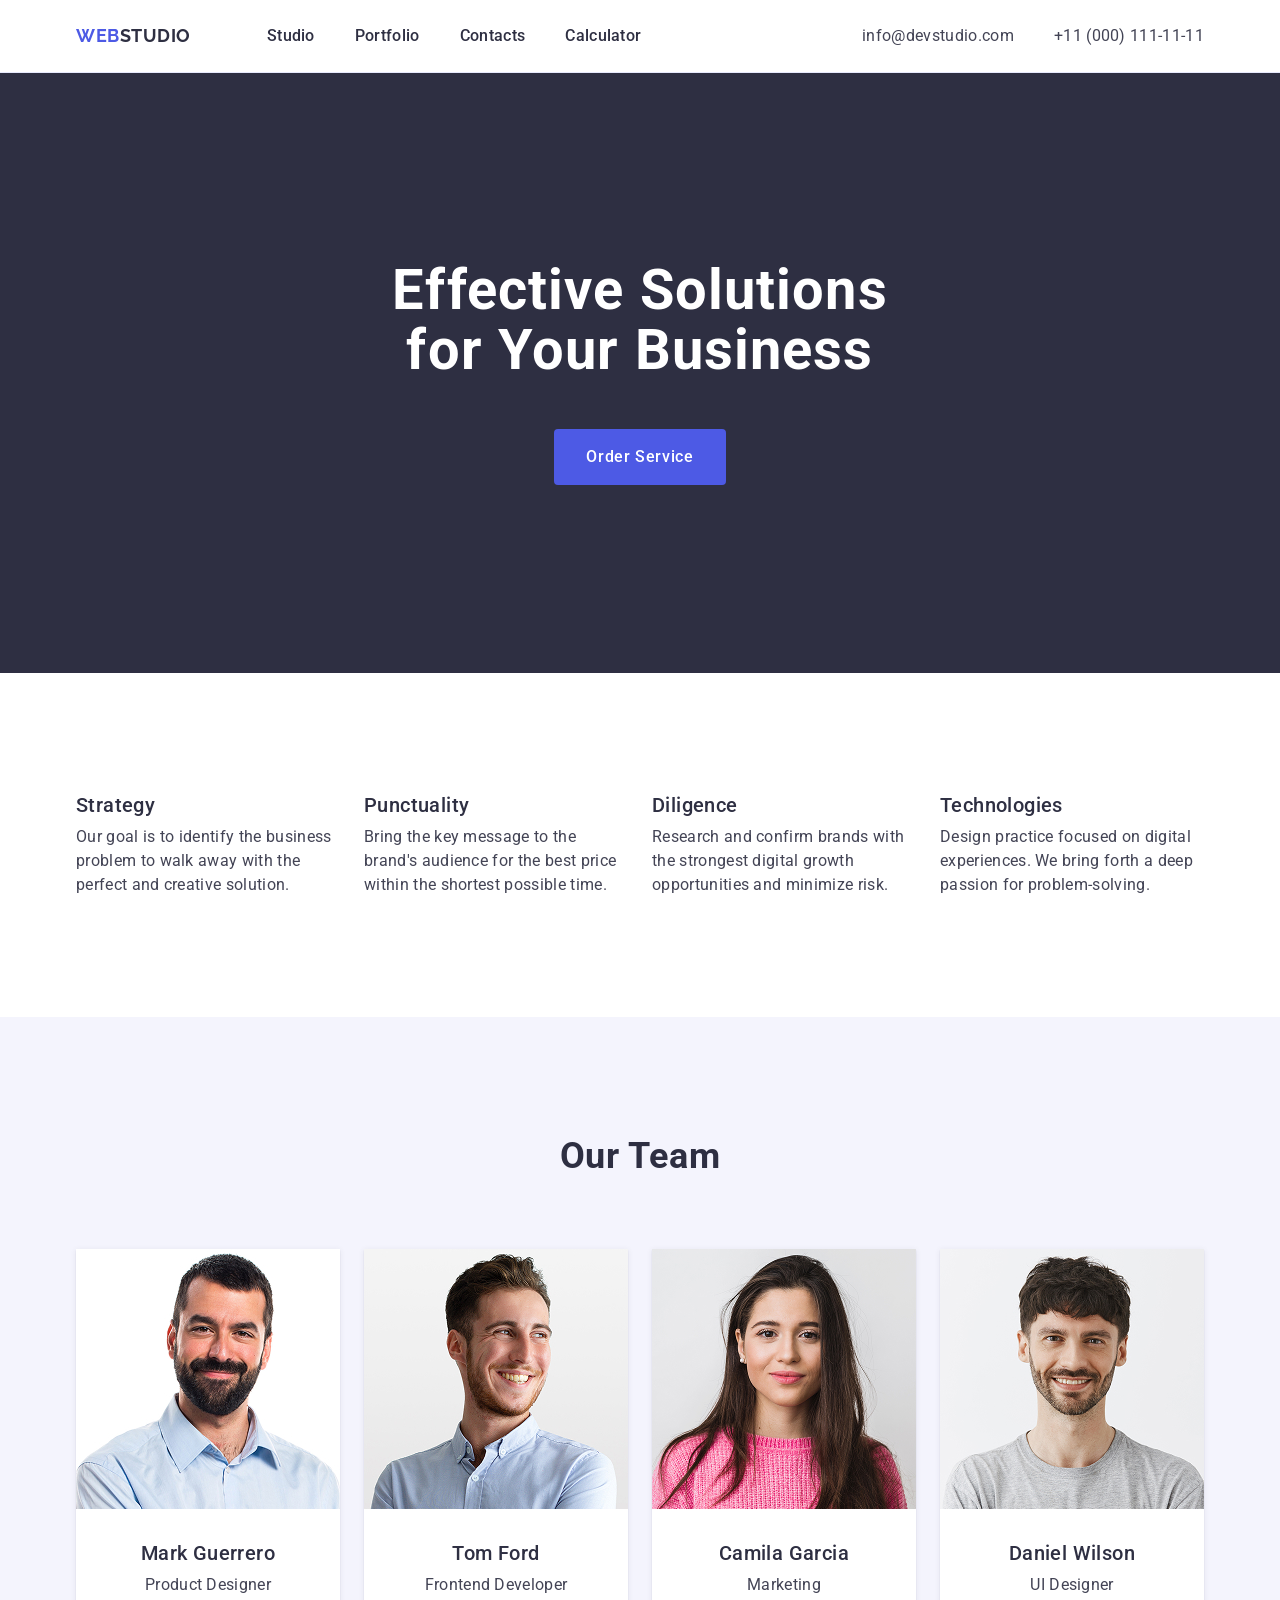
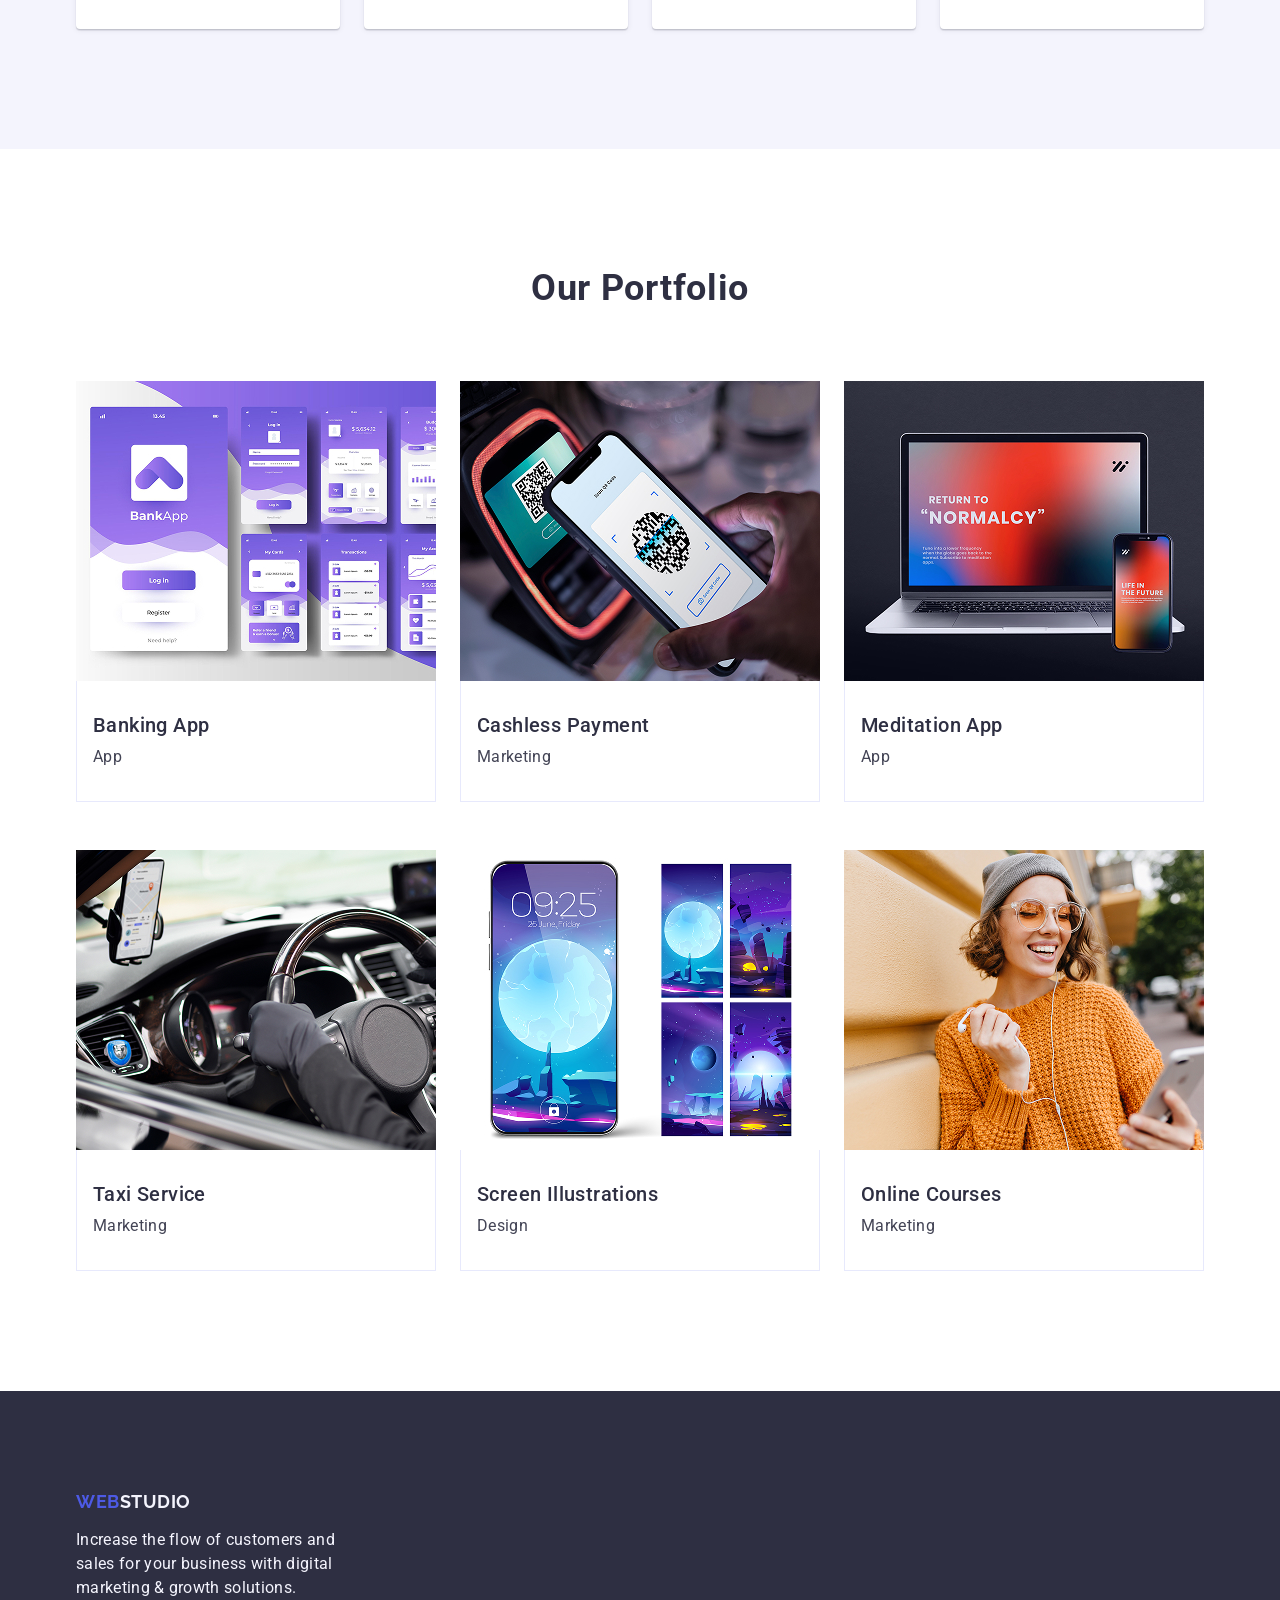
<file: index.html>
<!DOCTYPE html>
<html lang="en">
  <head>
    <meta charset="UTF-8" />
    <meta name="viewport" content="width=device-width, initial-scale=1.0" />
    <title>WebStudio</title>
    <link rel="preconnect" href="https://fonts.googleapis.com" />
    <link rel="preconnect" href="https://fonts.gstatic.com" crossorigin />
    <link
      href="https://fonts.googleapis.com/css2?family=Raleway:wght@700&family=Roboto:wght@400;500;700&display=swap"
      rel="stylesheet"
    />
    <link rel="stylesheet" href="./css/modern-normalize.css" />
    <link rel="stylesheet" href="./css/styles.css" />
  </head>
  <body>
    <!-- ========== HEADER ========== -->
    <header class="header">
      <div class="container header-container">
        <nav class="nav">
          <a class="logo" href="./index.html">
            <span class="logo-web">WEB</span>STUDIO
          </a>
          <ul class="nav-list">
            <li class="nav-item">
              <a class="nav-link" href="./index.html">Studio</a>
            </li>
            <li class="nav-item">
              <a class="nav-link" href="#">Portfolio</a>
            </li>
            <li class="nav-item">
              <a class="nav-link" href="#">Contacts</a>
            </li>
            <li class="nav-item">
              <a class="nav-link" href="./calculator.html">Calculator</a>
            </li>
          </ul>
        </nav>
        <address class="contacts">
          <ul class="contacts-list">
            <li class="contacts-item">
              <a class="contacts-link" href="mailto:info@devstudio.com"
                >info@devstudio.com</a
              >
            </li>
            <li class="contacts-item">
              <a class="contacts-link" href="tel:+110001111111"
                >+11 (000) 111-11-11</a
              >
            </li>
          </ul>
        </address>
      </div>
    </header>

    <main>
      <!-- ========== HERO ========== -->
      <section class="hero">
        <div class="container hero-container">
          <h1 class="hero-title">Effective Solutions for Your Business</h1>
          <button class="btn" type="button">Order Service</button>
        </div>
      </section>

      <!-- ========== FEATURES ========== -->
      <section class="features">
        <div class="container">
          <ul class="features-list">
            <li class="features-item">
              <h3 class="features-title">Strategy</h3>
              <p class="features-text">
                Our goal is to identify the business problem to walk away with
                the perfect and creative solution.
              </p>
            </li>
            <li class="features-item">
              <h3 class="features-title">Punctuality</h3>
              <p class="features-text">
                Bring the key message to the brand's audience for the best price
                within the shortest possible time.
              </p>
            </li>
            <li class="features-item">
              <h3 class="features-title">Diligence</h3>
              <p class="features-text">
                Research and confirm brands with the strongest digital growth
                opportunities and minimize risk.
              </p>
            </li>
            <li class="features-item">
              <h3 class="features-title">Technologies</h3>
              <p class="features-text">
                Design practice focused on digital experiences. We bring forth a
                deep passion for problem-solving.
              </p>
            </li>
          </ul>
        </div>
      </section>

      <!-- ========== OUR TEAM ========== -->
      <section class="team">
        <div class="container">
          <h2 class="section-title">Our Team</h2>
          <ul class="team-list">
            <li class="team-card">
              <img
                class="team-img"
                src="./images/mark-guerrero.jpg"
                alt="Mark Guerrero"
                width="264"
              />
              <div class="team-info">
                <h3 class="team-name">Mark Guerrero</h3>
                <p class="team-role">Product Designer</p>
              </div>
            </li>
            <li class="team-card">
              <img
                class="team-img"
                src="./images/tom-ford.jpg"
                alt="Tom Ford"
                width="264"
              />
              <div class="team-info">
                <h3 class="team-name">Tom Ford</h3>
                <p class="team-role">Frontend Developer</p>
              </div>
            </li>
            <li class="team-card">
              <img
                class="team-img"
                src="./images/camila-garcia.jpg"
                alt="Camila Garcia"
                width="264"
              />
              <div class="team-info">
                <h3 class="team-name">Camila Garcia</h3>
                <p class="team-role">Marketing</p>
              </div>
            </li>
            <li class="team-card">
              <img
                class="team-img"
                src="./images/daniel-wilson.jpg"
                alt="Daniel Wilson"
                width="264"
              />
              <div class="team-info">
                <h3 class="team-name">Daniel Wilson</h3>
                <p class="team-role">UI Designer</p>
              </div>
            </li>
          </ul>
        </div>
      </section>

      <!-- ========== OUR PORTFOLIO ========== -->
      <section class="portfolio">
        <div class="container">
          <h2 class="section-title">Our Portfolio</h2>
          <ul class="portfolio-list">
            <li class="portfolio-card">
              <img
                class="portfolio-img"
                src="./images/banking-app.jpg"
                alt="Banking App"
                width="360"
              />
              <div class="portfolio-info">
                <h3 class="portfolio-title">Banking App</h3>
                <p class="portfolio-category">App</p>
              </div>
            </li>
            <li class="portfolio-card">
              <img
                class="portfolio-img"
                src="./images/cashless-payment.jpg"
                alt="Cashless Payment"
                width="360"
              />
              <div class="portfolio-info">
                <h3 class="portfolio-title">Cashless Payment</h3>
                <p class="portfolio-category">Marketing</p>
              </div>
            </li>
            <li class="portfolio-card">
              <img
                class="portfolio-img"
                src="./images/meditation-app.jpg"
                alt="Meditation App"
                width="360"
              />
              <div class="portfolio-info">
                <h3 class="portfolio-title">Meditation App</h3>
                <p class="portfolio-category">App</p>
              </div>
            </li>
            <li class="portfolio-card">
              <img
                class="portfolio-img"
                src="./images/taxi-service.jpg"
                alt="Taxi Service"
                width="360"
              />
              <div class="portfolio-info">
                <h3 class="portfolio-title">Taxi Service</h3>
                <p class="portfolio-category">Marketing</p>
              </div>
            </li>
            <li class="portfolio-card">
              <img
                class="portfolio-img"
                src="./images/screen-illustrations.jpg"
                alt="Screen Illustrations"
                width="360"
              />
              <div class="portfolio-info">
                <h3 class="portfolio-title">Screen Illustrations</h3>
                <p class="portfolio-category">Design</p>
              </div>
            </li>
            <li class="portfolio-card">
              <img
                class="portfolio-img"
                src="./images/online-courses.jpg"
                alt="Online Courses"
                width="360"
              />
              <div class="portfolio-info">
                <h3 class="portfolio-title">Online Courses</h3>
                <p class="portfolio-category">Marketing</p>
              </div>
            </li>
          </ul>
        </div>
      </section>
    </main>

    <!-- ========== FOOTER ========== -->
    <footer class="footer">
      <div class="container">
        <a class="logo logo-footer" href="./index.html">
          <span class="logo-web">WEB</span>STUDIO
        </a>
        <p class="footer-text">
          Increase the flow of customers and sales for your business with
          digital marketing &amp; growth solutions.
        </p>
      </div>
    </footer>
  </body>
</html>
</file>
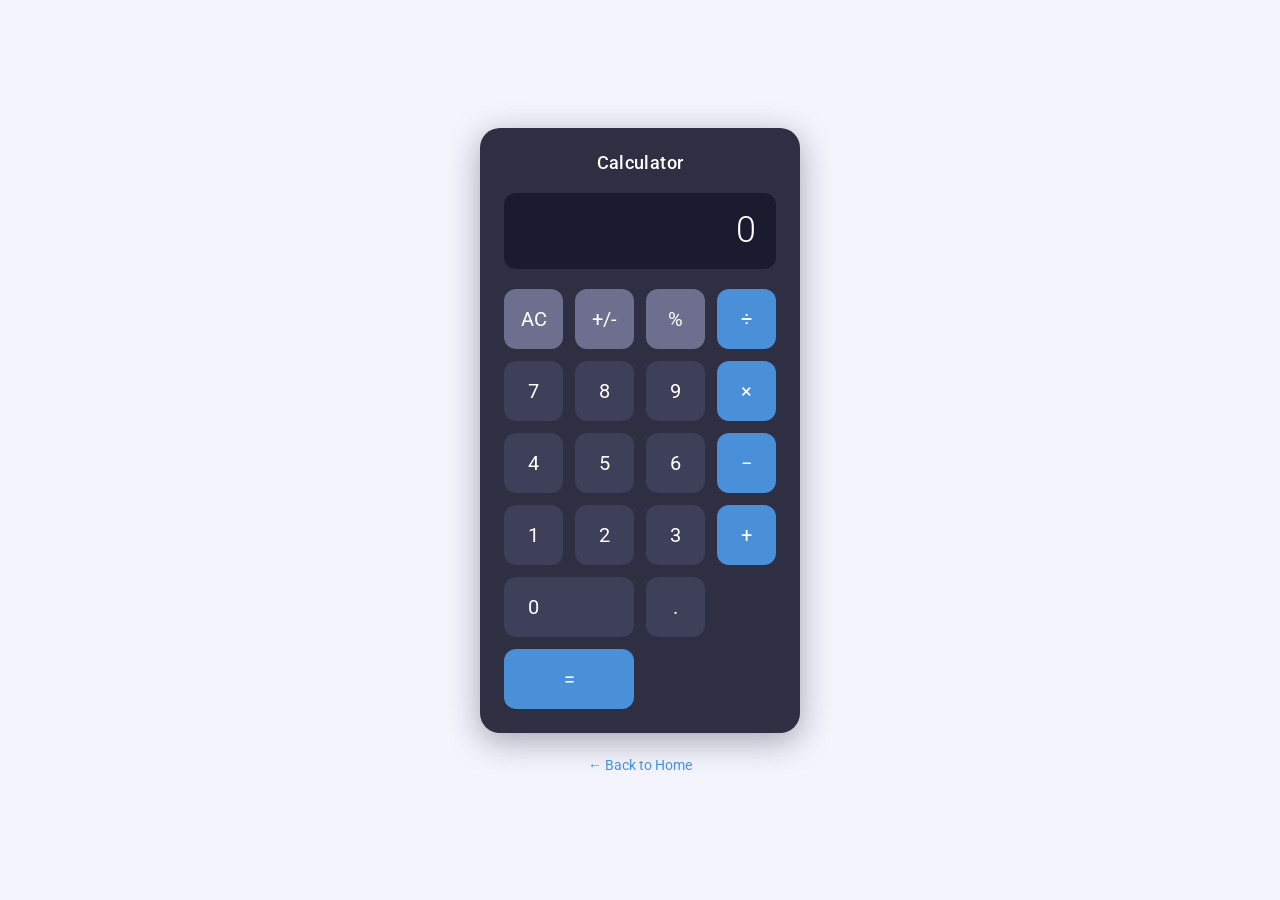
<file: calculator.html>
<!DOCTYPE html>
<html lang="en">
  <head>
    <meta charset="UTF-8" />
    <meta name="viewport" content="width=device-width, initial-scale=1.0" />
    <title>Calculator</title>
    <link rel="preconnect" href="https://fonts.googleapis.com" />
    <link rel="preconnect" href="https://fonts.gstatic.com" crossorigin />
    <link
      href="https://fonts.googleapis.com/css2?family=Roboto:wght@300;400;500&display=swap"
      rel="stylesheet"
    />
    <link rel="stylesheet" href="./css/calculator.css" />
  </head>
  <body>
    <div class="calc-wrapper">
      <h1 class="calc-title">Calculator</h1>

      <div class="calc-display">
        <span id="display">0</span>
      </div>

      <div class="calc-buttons">
        <!-- Row 1: function buttons -->
        <button class="calc-btn calc-btn--function" data-action="clear">AC</button>
        <button class="calc-btn calc-btn--function" data-action="toggle-sign">+/-</button>
        <button class="calc-btn calc-btn--function" data-action="percent">%</button>
        <button class="calc-btn calc-btn--operator" data-action="operator" data-value="/">÷</button>

        <!-- Row 2 -->
        <button class="calc-btn" data-action="number" data-value="7">7</button>
        <button class="calc-btn" data-action="number" data-value="8">8</button>
        <button class="calc-btn" data-action="number" data-value="9">9</button>
        <button class="calc-btn calc-btn--operator" data-action="operator" data-value="*">×</button>

        <!-- Row 3 -->
        <button class="calc-btn" data-action="number" data-value="4">4</button>
        <button class="calc-btn" data-action="number" data-value="5">5</button>
        <button class="calc-btn" data-action="number" data-value="6">6</button>
        <button class="calc-btn calc-btn--operator" data-action="operator" data-value="-">−</button>

        <!-- Row 4 -->
        <button class="calc-btn" data-action="number" data-value="1">1</button>
        <button class="calc-btn" data-action="number" data-value="2">2</button>
        <button class="calc-btn" data-action="number" data-value="3">3</button>
        <button class="calc-btn calc-btn--operator" data-action="operator" data-value="+">+</button>

        <!-- Row 5 -->
        <button class="calc-btn calc-btn--zero" data-action="number" data-value="0">0</button>
        <button class="calc-btn" data-action="decimal">.</button>
        <button class="calc-btn calc-btn--equals" data-action="equals">=</button>
      </div>
    </div>

    <a class="back-link" href="./index.html">← Back to Home</a>

    <script src="./js/calculator.js"></script>
  </body>
</html>
</file>
<file: css/styles.css>
/* ===========================
   BASE
=========================== */

body {
  font-family: "Roboto", sans-serif;
  color: #434455;
  background-color: #ffffff;
}

ul {
  list-style: none;
  margin: 0;
  padding: 0;
}

a {
  text-decoration: none;
}

h1,
h2,
h3,
h4,
h5,
h6,
p {
  margin: 0;
}

img {
  display: block;
  max-width: 100%;
}

/* ===========================
   CONTAINER
=========================== */

.container {
  max-width: 1158px;
  margin: 0 auto;
  padding: 0 15px;
}

/* ===========================
   HEADER
=========================== */

.header {
  border-bottom: 1px solid #e7e9fc;
  box-shadow: 0 1px 6px 0 rgba(46, 47, 66, 0.08),
    0 1px 1px 0 rgba(46, 47, 66, 0.16), 0 2px 1px 0 rgba(46, 47, 66, 0.08);
}

.header-container {
  display: flex;
  align-items: center;
}

.nav {
  display: flex;
  align-items: center;
  margin-right: auto;
}

/* ===========================
   LOGO
=========================== */

.logo {
  font-family: "Raleway", sans-serif;
  font-weight: 700;
  font-size: 18px;
  line-height: 1.17;
  letter-spacing: 0.03em;
  text-transform: uppercase;
  color: #2e2f42;
  margin-right: 76px;
}

.logo-web {
  color: #4d5ae5;
}

.logo-footer {
  color: #f4f4fd;
  display: inline-block;
  margin-bottom: 16px;
}

/* ===========================
   NAV
=========================== */

.nav-list {
  display: flex;
  gap: 40px;
}

.nav-link {
  font-weight: 500;
  font-size: 16px;
  line-height: 1.5;
  letter-spacing: 0.02em;
  color: #2e2f42;
  padding: 24px 0;
  display: block;
  transition: color 250ms;
}

.nav-link:hover,
.nav-link:focus {
  color: #404bbf;
}

/* ===========================
   CONTACTS
=========================== */

.contacts {
  font-style: normal;
}

.contacts-list {
  display: flex;
  gap: 40px;
}

.contacts-link {
  font-size: 16px;
  line-height: 1.5;
  letter-spacing: 0.02em;
  color: #434455;
  padding: 24px 0;
  display: block;
  transition: color 250ms;
}

.contacts-link:hover,
.contacts-link:focus {
  color: #404bbf;
}

/* ===========================
   HERO
=========================== */

.hero {
  background-color: #2e2f42;
  padding: 188px 0;
  text-align: center;
}

.hero-title {
  font-weight: 700;
  font-size: 56px;
  line-height: 1.07;
  letter-spacing: 0.02em;
  color: #ffffff;
  max-width: 496px;
  margin: 0 auto 48px;
}

.btn {
  font-family: "Roboto", sans-serif;
  font-weight: 500;
  font-size: 16px;
  line-height: 1.5;
  letter-spacing: 0.04em;
  color: #ffffff;
  background-color: #4d5ae5;
  cursor: pointer;
  padding: 16px 32px;
  border: none;
  border-radius: 4px;
  min-width: 169px;
  transition: background-color 250ms;
}

.btn:hover,
.btn:focus {
  background-color: #404bbf;
}

/* ===========================
   FEATURES
=========================== */

.features {
  padding: 120px 0;
}

.features-list {
  display: flex;
  gap: 24px;
}

.features-item {
  flex-basis: calc((100% - 3 * 24px) / 4);
}

.features-title {
  font-weight: 500;
  font-size: 20px;
  line-height: 1.2;
  letter-spacing: 0.02em;
  color: #2e2f42;
  margin-bottom: 8px;
}

.features-text {
  font-size: 16px;
  line-height: 1.5;
  letter-spacing: 0.02em;
}

/* ===========================
   SECTION TITLE (shared)
=========================== */

.section-title {
  font-weight: 700;
  font-size: 36px;
  line-height: 1.11;
  letter-spacing: 0.02em;
  text-align: center;
  text-transform: capitalize;
  color: #2e2f42;
  margin-bottom: 72px;
}

/* ===========================
   OUR TEAM
=========================== */

.team {
  background-color: #f4f4fd;
  padding: 120px 0;
}

.team-list {
  display: flex;
  gap: 24px;
}

.team-card {
  background-color: #ffffff;
  border-radius: 0 0 4px 4px;
  box-shadow: 0 2px 1px 0 rgba(46, 47, 66, 0.08),
    0 1px 1px 0 rgba(46, 47, 66, 0.16), 0 1px 6px 0 rgba(46, 47, 66, 0.08);
  flex-basis: calc((100% - 3 * 24px) / 4);
}

.team-img {
  width: 100%;
}

.team-info {
  padding: 32px 0;
  text-align: center;
}

.team-name {
  font-weight: 500;
  font-size: 20px;
  line-height: 1.2;
  letter-spacing: 0.02em;
  color: #2e2f42;
  margin-bottom: 8px;
}

.team-role {
  font-size: 16px;
  line-height: 1.5;
  letter-spacing: 0.02em;
}

/* ===========================
   OUR PORTFOLIO
=========================== */

.portfolio {
  padding: 120px 0;
}

.portfolio-list {
  display: flex;
  flex-wrap: wrap;
  column-gap: 24px;
  row-gap: 48px;
}

.portfolio-card {
  flex-basis: calc((100% - 2 * 24px) / 3);
}

.portfolio-img {
  width: 100%;
}

.portfolio-info {
  padding: 32px 16px;
  border: 1px solid #e7e9fc;
  border-top: none;
}

.portfolio-title {
  font-weight: 500;
  font-size: 20px;
  line-height: 1.2;
  letter-spacing: 0.02em;
  color: #2e2f42;
  margin-bottom: 8px;
}

.portfolio-category {
  font-size: 16px;
  line-height: 1.5;
  letter-spacing: 0.02em;
}

/* ===========================
   FOOTER
=========================== */

.footer {
  background-color: #2e2f42;
  padding: 100px 0;
}

.footer-text {
  font-size: 16px;
  line-height: 1.5;
  letter-spacing: 0.02em;
  color: #f4f4fd;
  max-width: 264px;
}
</file>
<file: css/calculator.css>
*,
*::before,
*::after {
  box-sizing: border-box;
}

body {
  margin: 0;
  min-height: 100vh;
  display: flex;
  flex-direction: column;
  align-items: center;
  justify-content: center;
  background-color: #f4f4fd;
  font-family: 'Roboto', sans-serif;
}

.calc-wrapper {
  background-color: #2e2f42;
  border-radius: 20px;
  padding: 24px;
  box-shadow: 0 8px 32px rgba(46, 47, 66, 0.4);
  width: 320px;
}

.calc-title {
  text-align: center;
  color: #ffffff;
  font-size: 18px;
  font-weight: 500;
  margin: 0 0 20px;
  letter-spacing: 0.02em;
}

.calc-display {
  background-color: #1a1b2e;
  border-radius: 12px;
  padding: 16px 20px;
  margin-bottom: 20px;
  text-align: right;
  overflow: hidden;
}

.calc-display #display {
  color: #ffffff;
  font-size: 36px;
  font-weight: 300;
  word-break: break-all;
  min-height: 44px;
  display: block;
}

.calc-buttons {
  display: grid;
  grid-template-columns: repeat(4, 1fr);
  gap: 12px;
}

.calc-btn {
  background-color: #3e3f58;
  color: #ffffff;
  border: none;
  border-radius: 12px;
  font-size: 20px;
  font-weight: 400;
  padding: 18px 0;
  cursor: pointer;
  transition: background-color 0.15s ease, transform 0.1s ease;
  font-family: inherit;
}

.calc-btn:hover {
  background-color: #4d4e6d;
}

.calc-btn:active {
  transform: scale(0.95);
  background-color: #5a5b7a;
}

.calc-btn--function {
  background-color: #6e6f8f;
}

.calc-btn--function:hover {
  background-color: #7e7fa0;
}

.calc-btn--operator {
  background-color: #4a90d9;
}

.calc-btn--operator:hover {
  background-color: #5ba3e8;
}

.calc-btn--equals {
  background-color: #4a90d9;
  grid-column: span 2;
}

.calc-btn--equals:hover {
  background-color: #5ba3e8;
}

.calc-btn--zero {
  grid-column: span 2;
  text-align: left;
  padding-left: 24px;
}

.back-link {
  display: inline-block;
  margin-top: 24px;
  color: #4a90d9;
  text-decoration: none;
  font-size: 14px;
  transition: color 0.15s ease;
}

.back-link:hover {
  color: #5ba3e8;
  text-decoration: underline;
}
</file>
